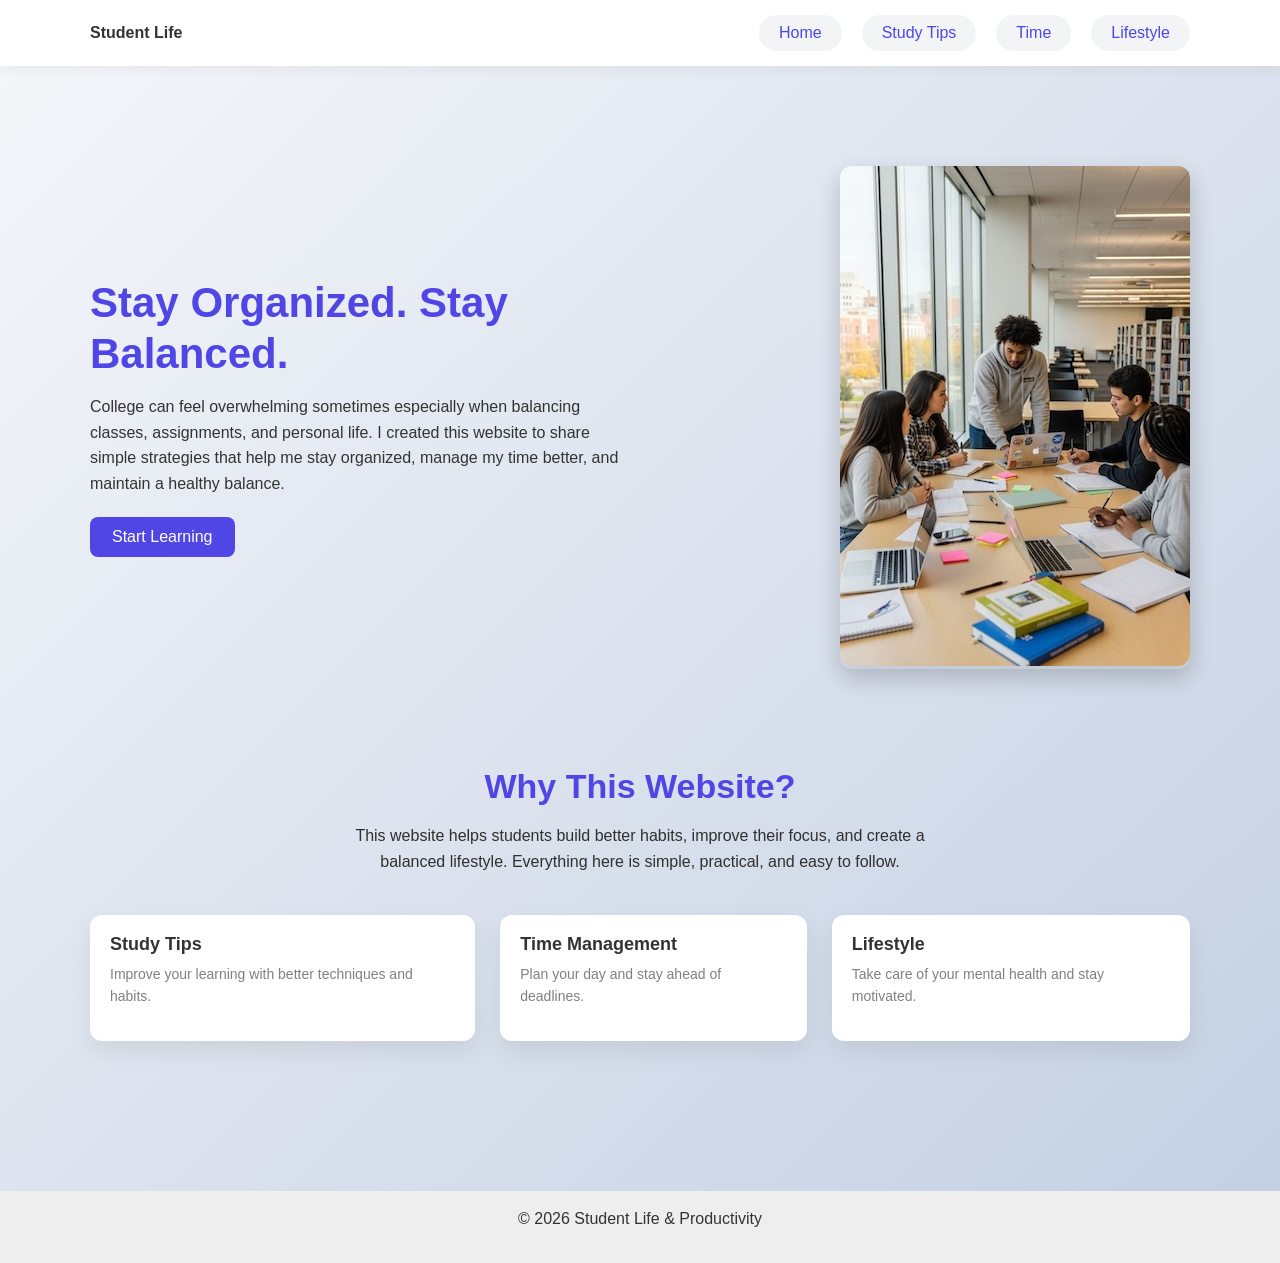
<file: index.html>
<!DOCTYPE html>
<html lang="en">
<head>
<meta charset="UTF-8">
<meta name="viewport" content="width=device-width, initial-scale=1.0">
<title>Student Life & Productivity</title>

<link rel="stylesheet" href="reset.css">
<link rel="stylesheet" href="style.css">



</head>

<body>

<header>
  <div class="container header-flex">
    <h1>Student Life</h1>
    <nav>
      <ul>
        <li><a href="index.html" class="active">Home</a></li>
        <li><a href="study-tips.html">Study Tips</a></li>
        <li><a href="time-management.html">Time</a></li>
        <li><a href="lifestyle.html">Lifestyle</a></li>
      </ul>
    </nav>
  </div>
</header>

<main class="container">

<section class="hero">
  <div class="hero-text">
    <h2>Stay Organized. Stay Balanced.</h2>
    <p>
      College can feel overwhelming sometimes especially when balancing classes, assignments, and personal life. I created this website to share simple strategies that help me stay organized, manage my time better, and maintain a healthy balance.
    </p>
    <a href="study-tips.html" class="btn">Start Learning</a>
  </div>

  <div class="hero-img">
    <img src="images/life.jpg" class="hero-img">
  </div>
</section>

<section class="info">
  <h2>Why This Website?</h2>
  <p>
    This website helps students build better habits, improve their focus,
    and create a balanced lifestyle. Everything here is simple, practical,
    and easy to follow.
  </p>
</section>

<section class="cards">

  <div class="card">
    <h3>Study Tips</h3>
    <p>Improve your learning with better techniques and habits.</p>
  </div>

  <div class="card">
    <h3>Time Management</h3>
    <p>Plan your day and stay ahead of deadlines.</p>
  </div>

  <div class="card">
    <h3>Lifestyle</h3>
    <p>Take care of your mental health and stay motivated.</p>
  </div>

</section>

</main>

<footer>
  <p>© 2026 Student Life & Productivity</p>
</footer>

</body>
</html>
</file>
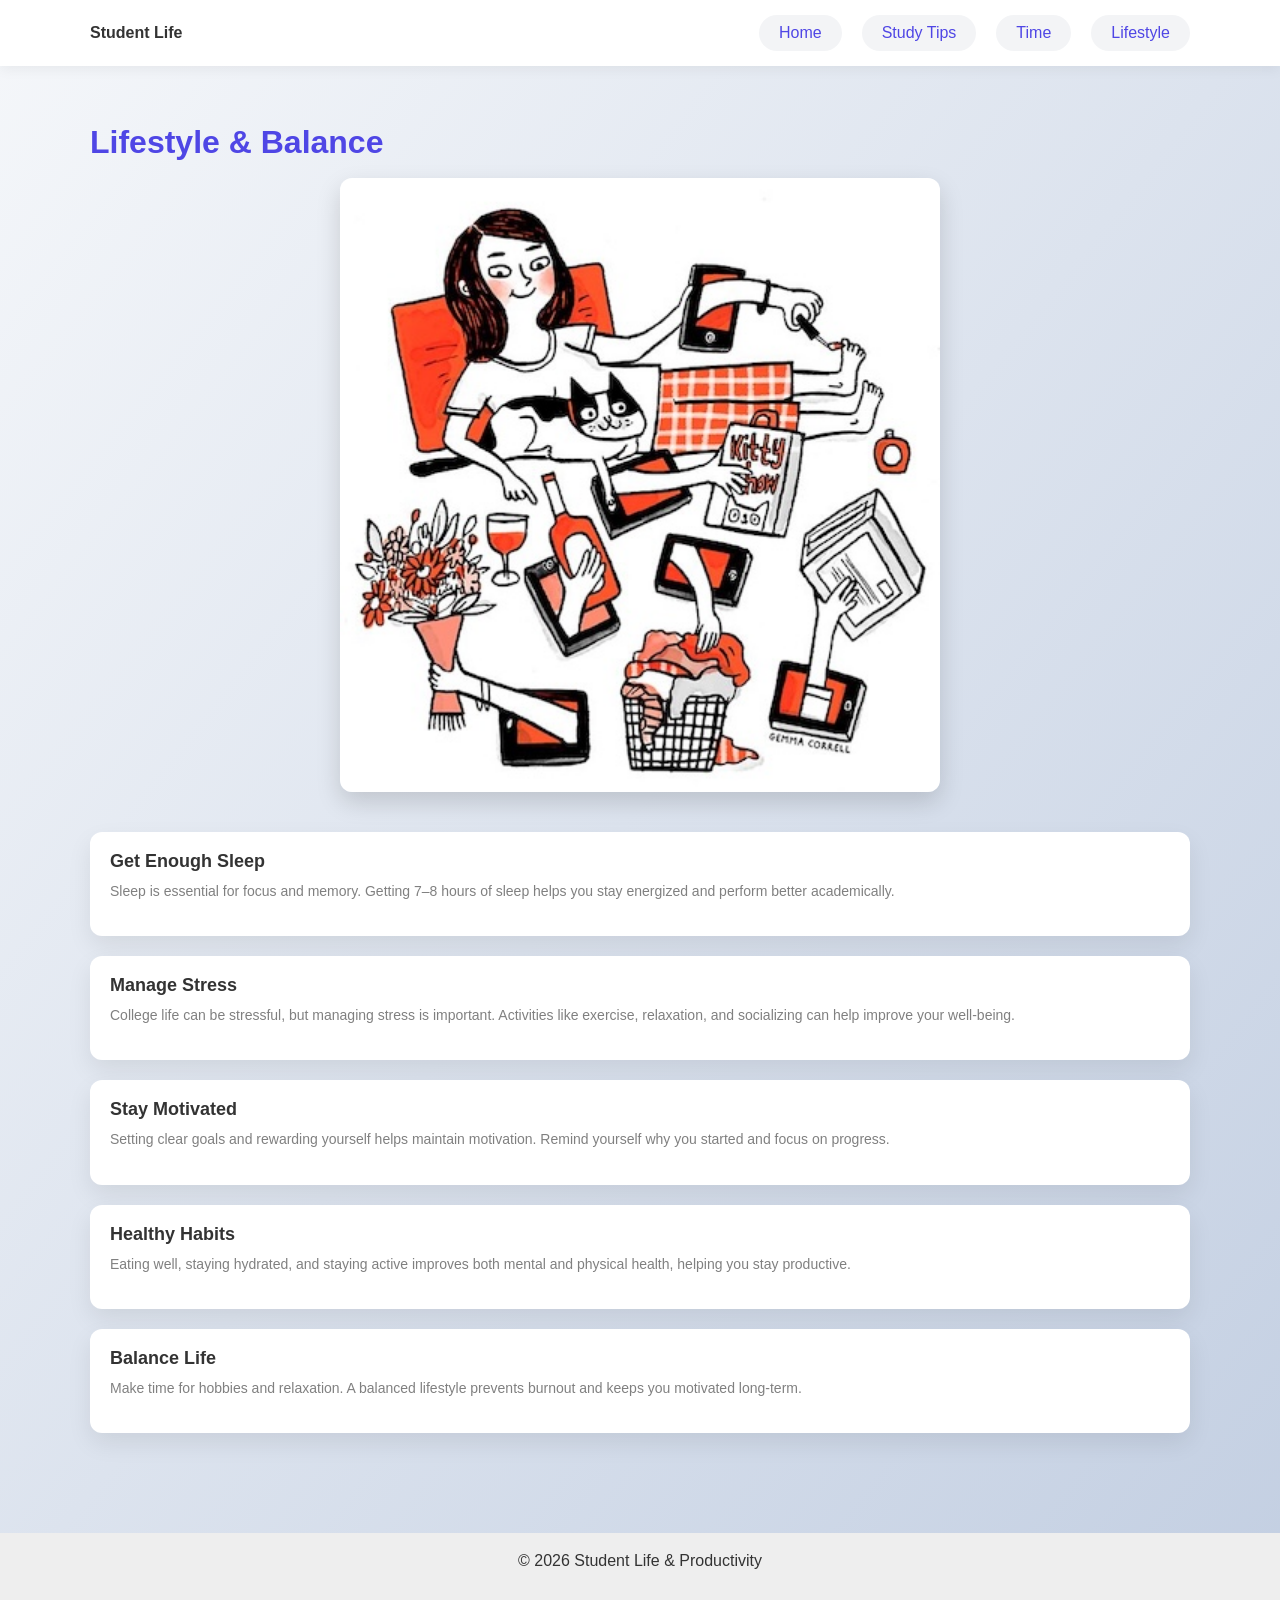
<file: lifestyle.html>
<!DOCTYPE html>
<html lang="en">
<head>
<meta charset="UTF-8">
<meta name="viewport" content="width=device-width, initial-scale=1.0">
<title>Lifestyle</title>

<link rel="stylesheet" href="reset.css">
<link rel="stylesheet" href="style.css">


</head>

<body>

<header>
  <div class="container header-flex">
    <h1>Student Life</h1>
    <nav>
      <ul>
        <li><a href="index.html">Home</a></li>
        <li><a href="study-tips.html">Study Tips</a></li>
        <li><a href="time-management.html">Time</a></li>
        <li><a href="lifestyle.html" class="active">Lifestyle</a></li>
      </ul>
    </nav>
  </div>
</header>

<main class="container">

<h2 class="page-title">Lifestyle & Balance</h2>

<img src="images/style.jpg" class="page-img" alt="Healthy lifestyle">

<section class="card">
  <h3>Get Enough Sleep</h3>
  <p>
    Sleep is essential for focus and memory. Getting 7–8 hours of sleep helps you
    stay energized and perform better academically.
  </p>
</section>

<section class="card">
  <h3>Manage Stress</h3>
  <p>
    College life can be stressful, but managing stress is important. Activities
    like exercise, relaxation, and socializing can help improve your well-being.
  </p>
</section>

<section class="card">
  <h3>Stay Motivated</h3>
  <p>
    Setting clear goals and rewarding yourself helps maintain motivation. Remind
    yourself why you started and focus on progress.
  </p>
</section>

<section class="card">
  <h3>Healthy Habits</h3>
  <p>
    Eating well, staying hydrated, and staying active improves both mental and
    physical health, helping you stay productive.
  </p>
</section>

<section class="card">
  <h3>Balance Life</h3>
  <p>
    Make time for hobbies and relaxation. A balanced lifestyle prevents burnout
    and keeps you motivated long-term.
  </p>
</section>

</main>

<footer>
  <p>© 2026 Student Life & Productivity</p>
</footer>

</body>
</html>
</file>
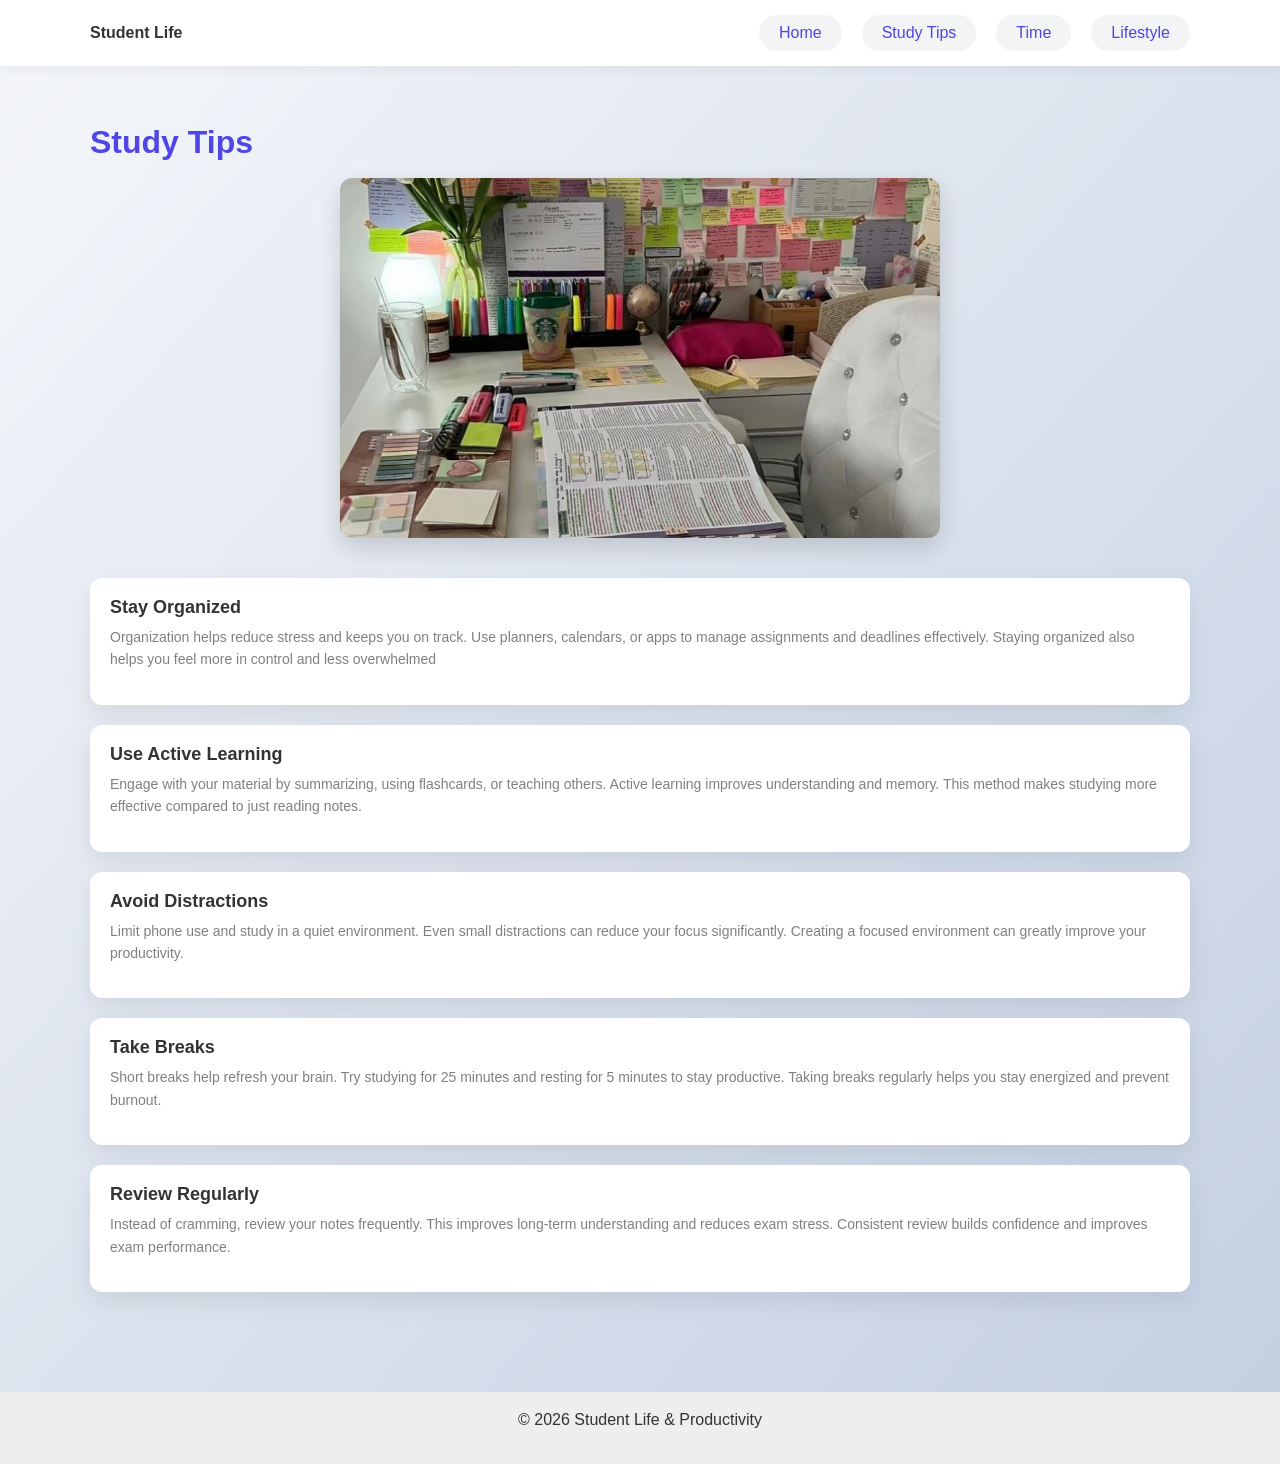
<file: study-tips.html>
<!DOCTYPE html>
<html lang="en">
<head>
<meta charset="UTF-8">
<meta name="viewport" content="width=device-width, initial-scale=1.0">
<title>Study Tips</title>

<link rel="stylesheet" href="reset.css">
<link rel="stylesheet" href="style.css">


</head>

<body>

<header>
  <div class="container header-flex">
    <h1>Student Life</h1>
    <nav>
      <ul>
        <li><a href="index.html">Home</a></li>
        <li><a href="study-tips.html" class="active">Study Tips</a></li>
        <li><a href="time-management.html">Time</a></li>
        <li><a href="lifestyle.html">Lifestyle</a></li>
      </ul>
    </nav>
  </div>
</header>

<main class="container">

<h2 class="page-title">Study Tips</h2>
<img src="images/study.jpg" class="page-img">
<section class="card">
 
  <h3>Stay Organized</h3>
   
  <p>
    Organization helps reduce stress and keeps you on track. Use planners, calendars,
    or apps to manage assignments and deadlines effectively. Staying organized also helps you feel more in control and less overwhelmed
  </p>
</section>

<section class="card">
  <h3>Use Active Learning</h3>
  <p>
    Engage with your material by summarizing, using flashcards, or teaching others.
    Active learning improves understanding and memory. This method makes studying more effective compared to just reading notes.
  </p>
</section>

<section class="card">
  <h3>Avoid Distractions</h3>
  <p>
    Limit phone use and study in a quiet environment. Even small distractions can
    reduce your focus significantly. Creating  a focused environment can greatly improve your productivity.
  </p>
</section>

<section class="card">
  <h3>Take Breaks</h3>
  <p>
    Short breaks help refresh your brain. Try studying for 25 minutes and resting
    for 5 minutes to stay productive. Taking breaks regularly helps you stay energized and prevent burnout.
  </p>
</section>

<section class="card">
  <h3>Review Regularly</h3>
  <p>
    Instead of cramming, review your notes frequently. This improves long-term
    understanding and reduces exam stress. Consistent review builds confidence and improves exam performance.
  </p>
</section>

</main>

<footer>
  <p>© 2026 Student Life & Productivity</p>
</footer>

</body>
</html>
</file>
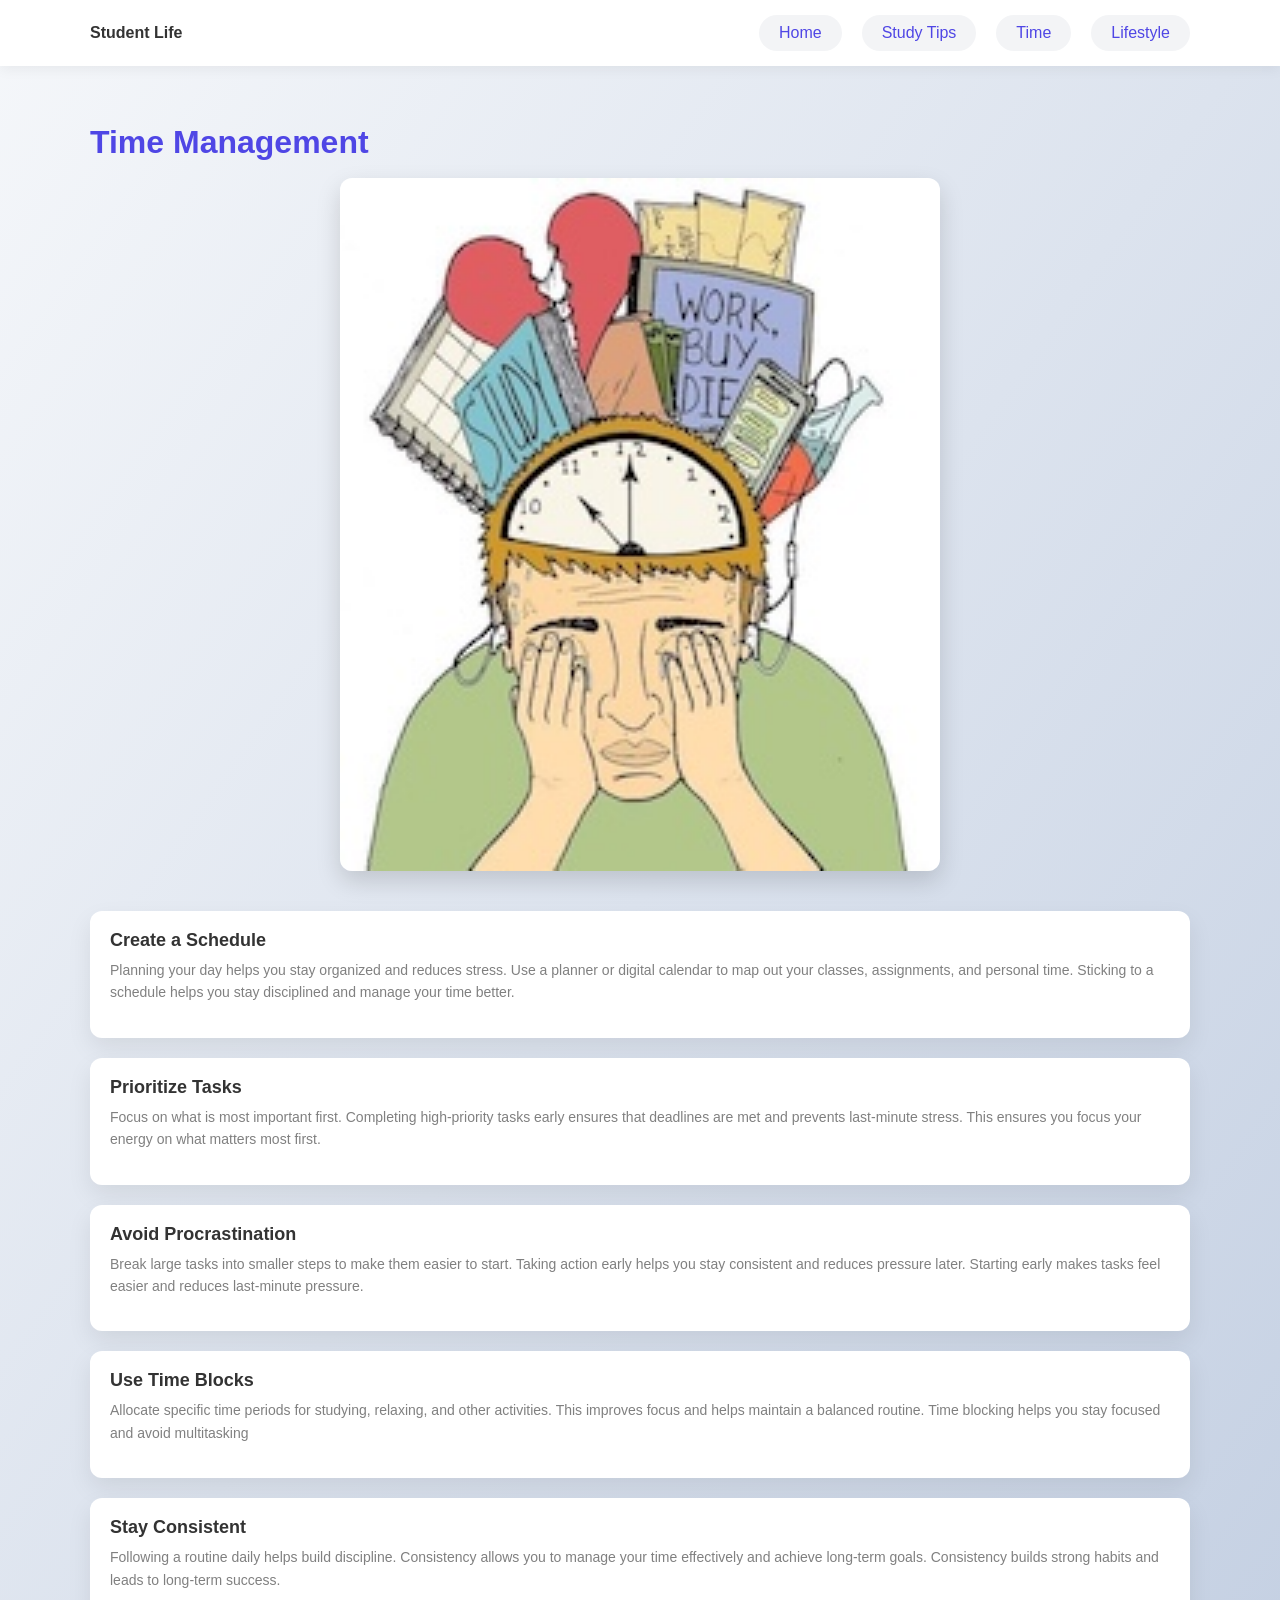
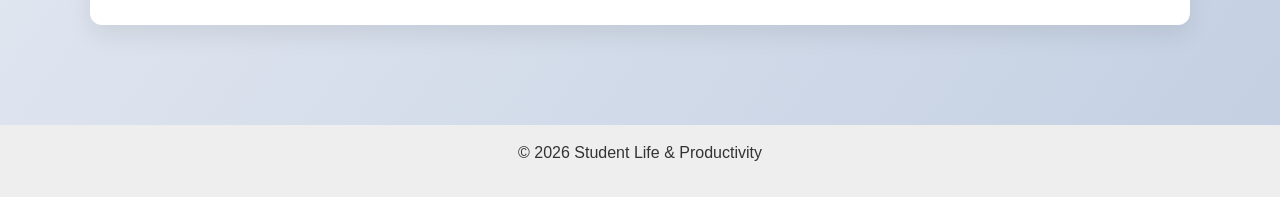
<file: time-management.html>
<!DOCTYPE html>
<html lang="en">
<head>
<meta charset="UTF-8">
<meta name="viewport" content="width=device-width, initial-scale=1.0">
<title>Time Management</title>

<link rel="stylesheet" href="reset.css">
<link rel="stylesheet" href="style.css">


</head>

<body>

<header>
  <div class="container header-flex">
    <h1>Student Life</h1>
    <nav>
      <ul>
        <li><a href="index.html">Home</a></li>
        <li><a href="study-tips.html">Study Tips</a></li>
        <li><a href="time-management.html" class="active">Time</a></li>
        <li><a href="lifestyle.html">Lifestyle</a></li>
      </ul>
    </nav>
  </div>
</header>

<main class="container">

<h2 class="page-title">Time Management</h2>

<img src="images/manage.jpg" class="page-img" alt="Time management">

<section class="card">
  <h3>Create a Schedule</h3>
  <p>
    Planning your day helps you stay organized and reduces stress. Use a planner or digital calendar to map out your classes, assignments, and personal time. Sticking to a schedule helps you stay disciplined and manage your time better.
  </p>
</section>

<section class="card">
  <h3>Prioritize Tasks</h3>
  <p>
    Focus on what is most important first. Completing high-priority tasks early ensures that deadlines are met and prevents last-minute stress. This ensures you focus your energy on what matters most first.
  </p>
</section>

<section class="card">
  <h3>Avoid Procrastination</h3>
  <p>
    Break large tasks into smaller steps to make them easier to start. Taking action early helps you stay consistent and reduces pressure later.
    Starting early makes tasks feel easier and reduces last-minute pressure.
  </p>
</section>

<section class="card">
  <h3>Use Time Blocks</h3>
  <p>
    Allocate specific time periods for studying, relaxing, and other activities. This improves focus and helps maintain a balanced routine. Time blocking helps you stay focused and avoid multitasking
  </p>
</section>

<section class="card">
  <h3>Stay Consistent</h3>
  <p>
    Following a routine daily helps build discipline. Consistency allows you to manage your time effectively and achieve long-term goals. Consistency builds strong habits and leads to long-term success.
  </p>
</section>

</main>

<footer>
  <p>© 2026 Student Life & Productivity</p>
</footer>

</body>
</html>
</file>
<file: style.css>
body {
  font-family: 'Poppins', sans-serif;
  background: linear-gradient(to bottom right, #f5f7fa, #c3cfe2);
  margin: 0;
  color: #333;
}

h2 {
  font-size: 34px;
  color: #4f46e5;
  margin-bottom: 20px;
}


.container {
  width: 90%;
  max-width: 1100px;
  margin: 0 auto;
}



header {
  background: white;
  padding: 15px 0;
  box-shadow: 0 4px 12px rgba(0,0,0,0.05);
  margin-bottom: 20px;
}

.header-flex {
  display: flex;
  justify-content: space-between;
  align-items: center;
}


nav ul {
  display: flex;
  gap: 20px;
}

nav a {
  text-decoration: none;
  color: #4f46e5;
  padding: 10px 20px;
  border-radius: 25px;
  background-color: #f3f4f6;
  transition: 0.3s;
  display: inline-block;
}

nav a:hover {
  background-color: #4f46e5;
  color: white;
}

main {
  padding: 40px 0;
}


.hero {
  display: flex;
  align-items: center;
  gap: 50px;
  padding: 40px 0;
  justify-content: space-between;
}

.hero-text {
  max-width: 550px;
}

.hero-text h2 {
  font-size: 42px;
  margin-bottom: 15px;
  line-height: 1.2;

  
}

.hero-text p {
  margin-bottom: 20px;
  font-size: 16px;
  line-height: 1.6;

}

.hero-img{
  width: 350px;
  border-radius: 12px;
  box-shadow: 0 10px 25px rgba(0, 0, 0, 0.1);

}

.btn {
  background: #4f46e5;
  color: white;
  padding: 12px 22px;
  text-decoration: none;
  border-radius: 8px;
  display: inline-block;
  font-weight: 500;
  transition: 0.3s;
}

.btn :hover {
  background: rgba(13, 13, 13, 0.492);
  transform: translateY(-2px);
  box-shadow: 0 8px 20px rgba(0, 0, 0, 0.15);
}


.info {
  text-align: center;
  margin: 40px 0;
  line-height: 1.6;
}

.info h2 {
  margin-bottom: 10px;
}

.info p {
  max-width: 600px;
  margin: auto;
  color: rgb(49, 47, 47);
}

section {
  margin-bottom: 50px;
}

.cards {
  display: flex;
  gap: 25px;
  margin-top: 40px;
}

.card {
  background: white;
  padding: 20px;
  border-radius: 12px;
  box-shadow: 0 10px 25px rgba(0,0,0,0.08);
  transition: 0.3s;
  margin-bottom: 20px;
}

.card:hover {
  transform: translateY(-6px);
}

.card h3 {
  margin-bottom: 10px;
  font-size: 18px;
}

.card p {
  color: gray ;
  font-size: 14px;
  line-height: 1.6;
}

footer {
  text-align: center;
  padding: 20px;
  background: #eee;
  margin-top: 40px;
}

.page-title {
  font-size: 32px;
  margin-bottom: 20px;
  color: #4f46e5;
}

.page-img {
  width: 100%;
  max-width: 600px;
  display: block;
  margin: 20px auto 40px auto;
  border-radius: 12px;
  box-shadow: 0 10px 25px rgba(0, 0, 0, 0.15);
}
</file>
